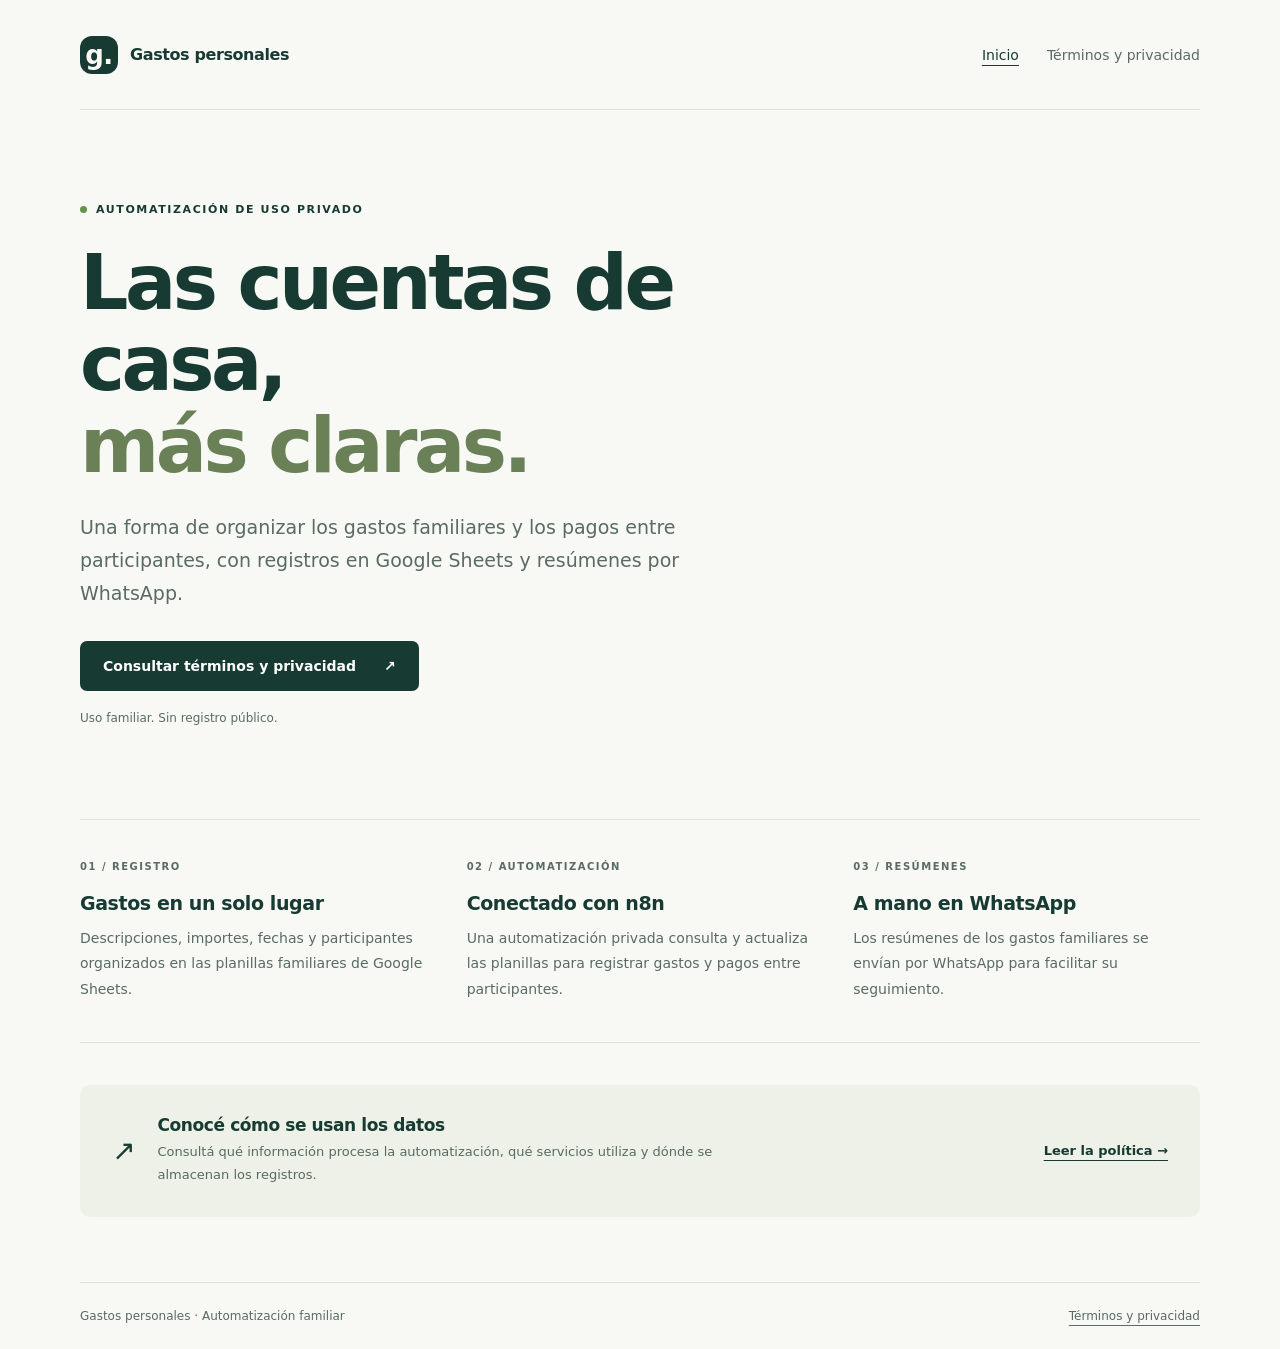
<file: index.html>
<!doctype html>
<html lang="es-AR">
  <head>
    <meta charset="utf-8">
    <meta name="viewport" content="width=device-width, initial-scale=1">
    <meta name="description" content="Gastos personales: automatización privada para registrar gastos familiares en Google Sheets y recibir resúmenes por WhatsApp.">
    <meta name="theme-color" content="#173b32">
    <title>Gastos personales · Gastos familiares, organizados</title>
    <link rel="stylesheet" href="styles.css">
  </head>
  <body>
    <a class="skip-link" href="#contenido">Ir al contenido</a>
    <header class="site-header container">
      <a class="brand" href="index.html" aria-label="Gastos personales, inicio"><span class="brand-mark" aria-hidden="true">g.</span>Gastos personales</a>
      <nav aria-label="Navegación principal"><a href="index.html" aria-current="page">Inicio</a><a href="terminos.html">Términos y privacidad</a></nav>
    </header>
    <main id="contenido" class="container home">
      <section class="hero" aria-labelledby="titulo">
        <span class="eyebrow"><span class="status-dot" aria-hidden="true"></span>Automatización de uso privado</span>
        <h1 id="titulo">Las cuentas de casa,<br><span>más claras.</span></h1>
        <p class="lead">Una forma de organizar los gastos familiares y los pagos entre participantes, con registros en Google Sheets y resúmenes por WhatsApp.</p>
        <a class="button" href="terminos.html">Consultar términos y privacidad <span aria-hidden="true">↗</span></a>
        <p class="hero-note">Uso familiar. Sin registro público.</p>
      </section>
      <section class="features" aria-label="Cómo funciona">
        <article><span class="number">01 / REGISTRO</span><h2>Gastos en un solo lugar</h2><p>Descripciones, importes, fechas y participantes organizados en las planillas familiares de Google Sheets.</p></article>
        <article><span class="number">02 / AUTOMATIZACIÓN</span><h2>Conectado con n8n</h2><p>Una automatización privada consulta y actualiza las planillas para registrar gastos y pagos entre participantes.</p></article>
        <article><span class="number">03 / RESÚMENES</span><h2>A mano en WhatsApp</h2><p>Los resúmenes de los gastos familiares se envían por WhatsApp para facilitar su seguimiento.</p></article>
      </section>
      <aside class="privacy-note"><span class="privacy-icon" aria-hidden="true">↗</span><div><h2>Conocé cómo se usan los datos</h2><p>Consultá qué información procesa la automatización, qué servicios utiliza y dónde se almacenan los registros.</p></div><a href="terminos.html">Leer la política <span aria-hidden="true">→</span></a></aside>
    </main>
    <footer class="site-footer container"><span>Gastos personales · Automatización familiar</span><a href="terminos.html">Términos y privacidad</a></footer>
  </body>
</html>
</file>
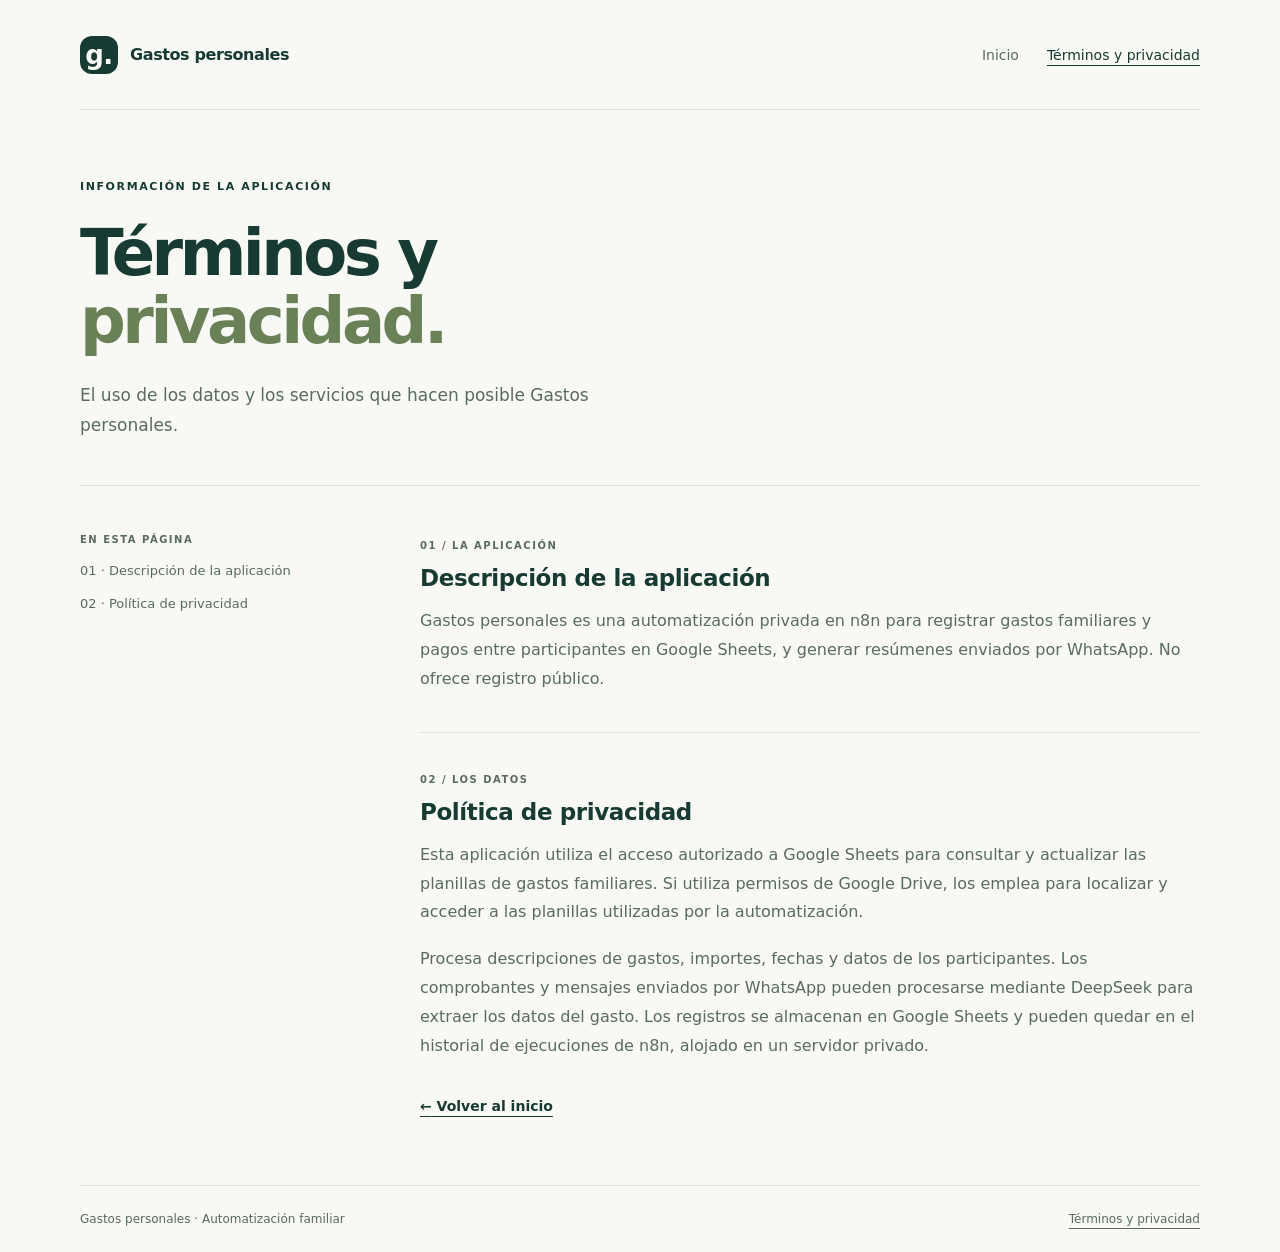
<file: terminos.html>
<!doctype html>
<html lang="es-AR">
  <head>
    <meta charset="utf-8">
    <meta name="viewport" content="width=device-width, initial-scale=1">
    <meta name="description" content="Descripción de Gastos personales y política de privacidad: acceso a Google Sheets y Drive, procesamiento de datos y almacenamiento.">
    <meta name="theme-color" content="#173b32">
    <title>Términos y privacidad · Gastos personales</title>
    <link rel="stylesheet" href="styles.css">
  </head>
  <body>
    <a class="skip-link" href="#contenido">Ir al contenido</a>
    <header class="site-header container">
      <a class="brand" href="index.html" aria-label="Gastos personales, inicio"><span class="brand-mark" aria-hidden="true">g.</span>Gastos personales</a>
      <nav aria-label="Navegación principal"><a href="index.html">Inicio</a><a href="terminos.html" aria-current="page">Términos y privacidad</a></nav>
    </header>
    <main id="contenido" class="container legal">
      <header class="legal-header"><span class="eyebrow">Información de la aplicación</span><h1>Términos y<br><span>privacidad.</span></h1><p class="lead">El uso de los datos y los servicios que hacen posible Gastos personales.</p></header>
      <div class="legal-layout">
        <nav class="contents" aria-label="Contenido de esta página"><span class="number">EN ESTA PÁGINA</span><a href="#descripcion">01 · Descripción de la aplicación</a><a href="#privacidad">02 · Política de privacidad</a></nav>
        <div class="legal-content">
          <section id="descripcion" aria-labelledby="titulo-descripcion"><span class="number">01 / LA APLICACIÓN</span><h2 id="titulo-descripcion">Descripción de la aplicación</h2><p>Gastos personales es una automatización privada en n8n para registrar gastos familiares y pagos entre participantes en Google Sheets, y generar resúmenes enviados por WhatsApp. No ofrece registro público.</p></section>
          <section id="privacidad" aria-labelledby="titulo-privacidad"><span class="number">02 / LOS DATOS</span><h2 id="titulo-privacidad">Política de privacidad</h2><p>Esta aplicación utiliza el acceso autorizado a Google Sheets para consultar y actualizar las planillas de gastos familiares. Si utiliza permisos de Google Drive, los emplea para localizar y acceder a las planillas utilizadas por la automatización.</p><p>Procesa descripciones de gastos, importes, fechas y datos de los participantes. Los comprobantes y mensajes enviados por WhatsApp pueden procesarse mediante DeepSeek para extraer los datos del gasto. Los registros se almacenan en Google Sheets y pueden quedar en el historial de ejecuciones de n8n, alojado en un servidor privado.</p></section>
          <a class="back-link" href="index.html"><span aria-hidden="true">←</span> Volver al inicio</a>
        </div>
      </div>
    </main>
    <footer class="site-footer container"><span>Gastos personales · Automatización familiar</span><a href="terminos.html" aria-current="page">Términos y privacidad</a></footer>
  </body>
</html>
</file>
<file: styles.css>
:root{color-scheme:light;--paper:#f8f9f5;--ink:#173b32;--muted:#596b63;--line:#dce3d9;--accent:#dcebc0;font-family:system-ui,-apple-system,BlinkMacSystemFont,"Segoe UI",sans-serif;color:var(--ink);background:var(--paper)}
*{box-sizing:border-box}body{margin:0}a{color:inherit;text-underline-offset:5px}a:focus-visible{outline:3px solid #407b42;outline-offset:5px;border-radius:3px}.container{width:min(1120px,calc(100% - 64px));margin-inline:auto}.site-header{display:flex;justify-content:space-between;align-items:center;gap:24px;min-height:110px;border-bottom:1px solid var(--line)}.brand{display:inline-flex;align-items:center;gap:12px;font-weight:700;text-decoration:none;letter-spacing:-.4px}.brand-mark{display:grid;place-items:center;background:var(--ink);color:var(--paper);width:38px;height:38px;border-radius:12px;font-size:26px;font-weight:600}.site-header nav{display:flex;gap:28px;font-size:14px}.site-header nav a{text-decoration:none;color:var(--muted)}.site-header nav a:hover,.site-header nav a[aria-current=page]{color:var(--ink);text-decoration:underline}.hero{padding:88px 0 78px;max-width:800px}.eyebrow{display:inline-flex;align-items:center;gap:9px;text-transform:uppercase;letter-spacing:1.6px;font-size:11px;font-weight:700}.status-dot{width:7px;height:7px;background:#62954a;border-radius:50%}h1{font-size:clamp(44px,6vw,76px);line-height:1.07;letter-spacing:-3.5px;font-weight:600;margin:25px 0}h1 span{color:#6a8057}.lead{font-size:19px;line-height:1.75;max-width:620px;color:var(--muted);margin:0 0 30px}.button{display:inline-flex;align-items:center;gap:28px;border-radius:7px;background:var(--ink);color:white;padding:17px 23px;font-size:14px;font-weight:600;text-decoration:none}.button:hover{background:#285447}.hero-note{font-size:12px;color:var(--muted);margin-top:17px}.features{display:grid;grid-template-columns:repeat(3,1fr);border-block:1px solid var(--line);gap:40px;padding:35px 0 40px}.number{font-size:10px;letter-spacing:1.5px;font-weight:700;color:var(--muted)}h2{font-size:19px;font-weight:600;letter-spacing:-.4px;margin:18px 0 12px}p{line-height:1.8}.features p{font-size:14px;color:var(--muted);margin:0}.privacy-note{display:flex;align-items:center;gap:22px;padding:30px 32px;background:#edf1e7;border-radius:10px;margin:42px 0 65px}.privacy-icon{font-size:28px}.privacy-note h2{margin:0 0 5px;font-size:17px}.privacy-note p{font-size:13px;color:var(--muted);margin:0;max-width:610px}.privacy-note>a{white-space:nowrap;font-size:13px;margin-left:auto;font-weight:600}.site-footer{border-top:1px solid var(--line);padding-block:26px;display:flex;justify-content:space-between;gap:20px;font-size:12px;color:var(--muted)}.legal-header{padding:65px 0 45px;border-bottom:1px solid var(--line)}.legal-header h1{font-size:clamp(42px,5vw,64px)}.legal-header .lead{font-size:17px;max-width:530px;margin-bottom:0}.legal-layout{display:grid;grid-template-columns:280px 1fr;gap:60px;padding:48px 0 70px}.contents{display:flex;flex-direction:column;align-items:flex-start;gap:18px}.contents a{font-size:13px;text-decoration:none;color:var(--muted)}.contents a:hover{text-decoration:underline}.legal-content section{scroll-margin-top:25px}.legal-content section+section{margin-top:38px;border-top:1px solid var(--line);padding-top:35px}.legal-content h2{font-size:23px;margin:12px 0 16px}.legal-content p{font-size:16px;color:var(--muted);margin:0 0 18px}.back-link{display:inline-block;margin-top:20px;font-size:14px;font-weight:600}.skip-link{position:absolute;left:16px;top:-80px;padding:12px;background:var(--ink);color:white;z-index:1}.skip-link:focus{top:12px}
@media(max-width:760px){.container{width:calc(100% - 40px)}.site-header{min-height:100px;align-items:flex-start;justify-content:center;flex-direction:column;gap:16px;padding-block:20px}.site-header nav{gap:24px;font-size:13px}.hero{padding:55px 0 45px}h1{letter-spacing:-2px}.lead{font-size:17px}.features{grid-template-columns:1fr;gap:28px}.privacy-note{align-items:flex-start;flex-wrap:wrap;padding:24px;gap:12px;margin-bottom:40px}.privacy-icon{display:none}.privacy-note>a{margin-left:0}.site-footer{flex-direction:column;gap:12px}.legal-header{padding:45px 0 32px}.legal-layout{grid-template-columns:1fr;gap:35px;padding-top:30px}.contents{border-bottom:1px solid var(--line);padding-bottom:26px}.legal-content h2{font-size:21px}.button{gap:16px;padding:16px;font-size:13px}}
</file>
